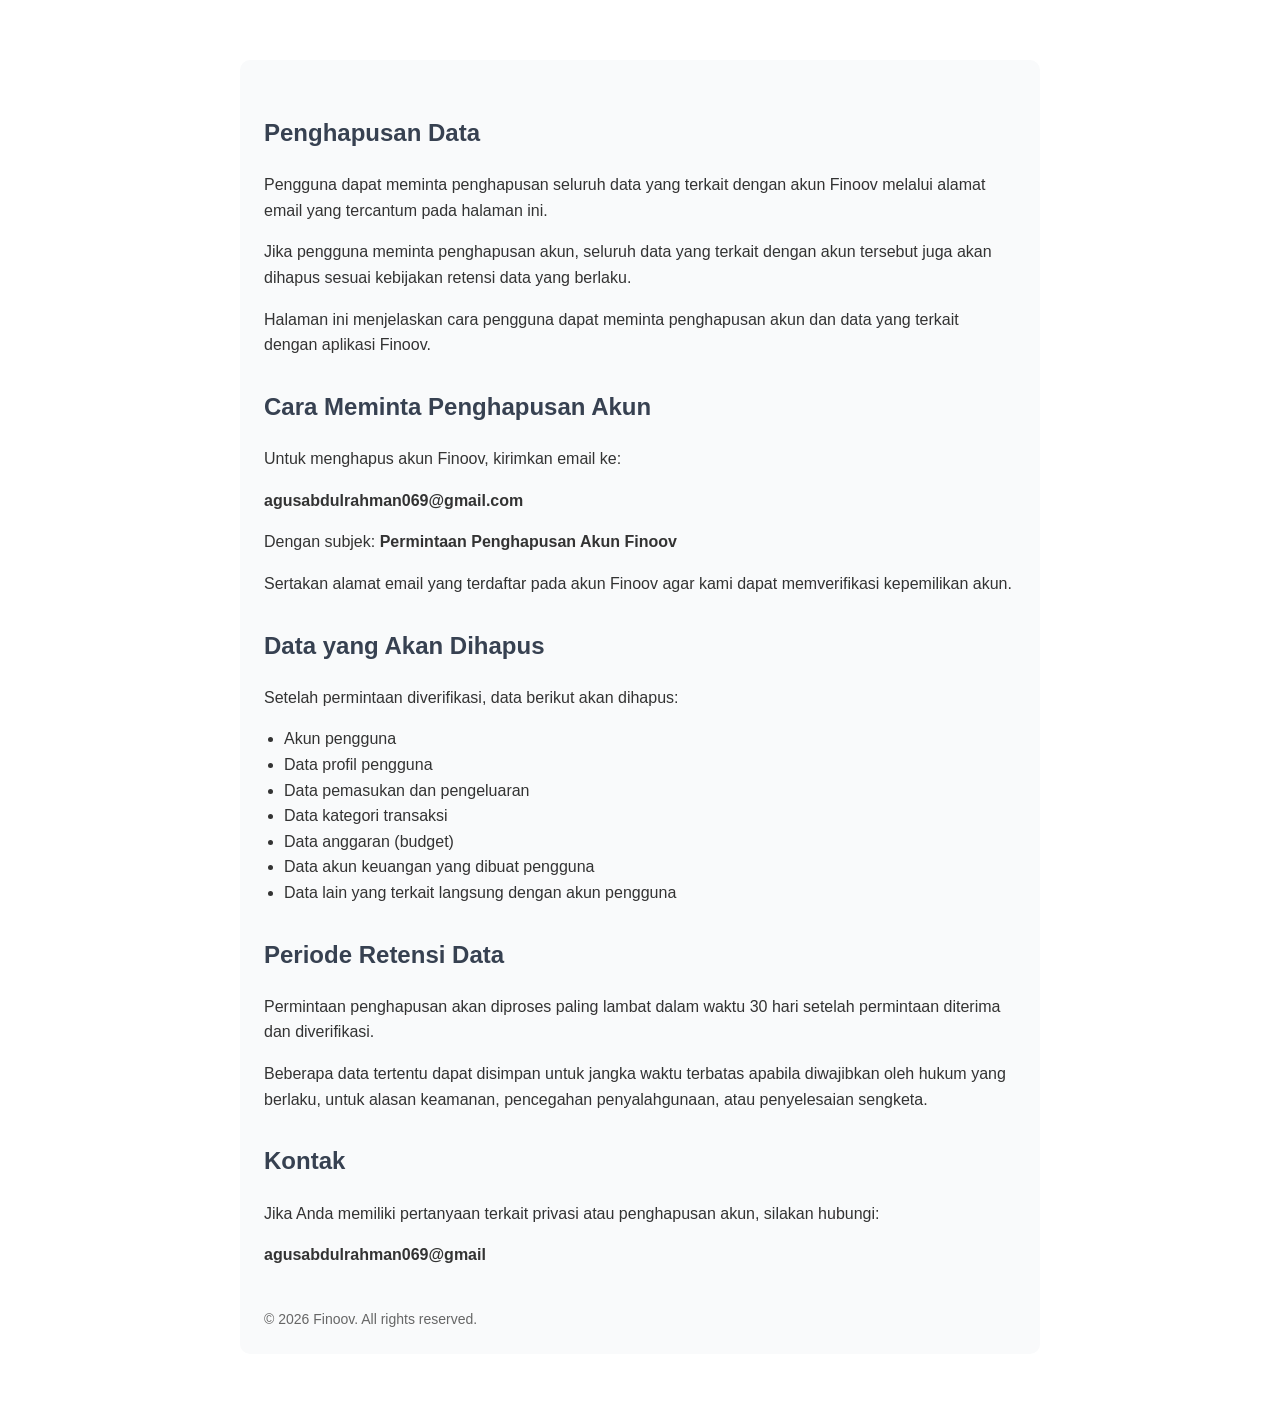
<file: finoov/delete-account.html>
<!doctype html>
<html lang="id">
  <head>
    <meta charset="UTF-8" />
    <meta name="viewport" content="width=device-width, initial-scale=1.0" />
    <title>Penghapusan Akun Finoov</title>
    <style>
      body {
        font-family: Arial, sans-serif;
        max-width: 800px;
        margin: 40px auto;
        padding: 20px;
        line-height: 1.6;
        color: #333;
      }

      h1 {
        color: #1f2937;
      }

      h2 {
        margin-top: 30px;
        color: #374151;
      }

      .container {
        background: #f9fafb;
        padding: 24px;
        border-radius: 10px;
      }

      ul {
        padding-left: 20px;
      }

      .email {
        font-weight: bold;
      }

      .footer {
        margin-top: 40px;
        font-size: 14px;
        color: #666;
      }
    </style>
  </head>
  <body>
    <div class="container">
      <!-- <h1>Penghapusan Akun Finoov</h1> -->
      <h2>Penghapusan Data</h2>

      <p>Pengguna dapat meminta penghapusan seluruh data yang terkait dengan akun Finoov melalui alamat email yang tercantum pada halaman ini.</p>

      <p>Jika pengguna meminta penghapusan akun, seluruh data yang terkait dengan akun tersebut juga akan dihapus sesuai kebijakan retensi data yang berlaku.</p>

      <p>Halaman ini menjelaskan cara pengguna dapat meminta penghapusan akun dan data yang terkait dengan aplikasi Finoov.</p>

      <h2>Cara Meminta Penghapusan Akun</h2>

      <p>Untuk menghapus akun Finoov, kirimkan email ke:</p>

      <p class="email">agusabdulrahman069@gmail.com</p>

      <p>
        Dengan subjek:
        <strong>Permintaan Penghapusan Akun Finoov</strong>
      </p>

      <p>Sertakan alamat email yang terdaftar pada akun Finoov agar kami dapat memverifikasi kepemilikan akun.</p>

      <h2>Data yang Akan Dihapus</h2>

      <p>Setelah permintaan diverifikasi, data berikut akan dihapus:</p>

      <ul>
        <li>Akun pengguna</li>
        <li>Data profil pengguna</li>
        <li>Data pemasukan dan pengeluaran</li>
        <li>Data kategori transaksi</li>
        <li>Data anggaran (budget)</li>
        <li>Data akun keuangan yang dibuat pengguna</li>
        <li>Data lain yang terkait langsung dengan akun pengguna</li>
      </ul>

      <h2>Periode Retensi Data</h2>

      <p>Permintaan penghapusan akan diproses paling lambat dalam waktu 30 hari setelah permintaan diterima dan diverifikasi.</p>

      <p>Beberapa data tertentu dapat disimpan untuk jangka waktu terbatas apabila diwajibkan oleh hukum yang berlaku, untuk alasan keamanan, pencegahan penyalahgunaan, atau penyelesaian sengketa.</p>

      <h2>Kontak</h2>

      <p>Jika Anda memiliki pertanyaan terkait privasi atau penghapusan akun, silakan hubungi:</p>

      <p class="email">agusabdulrahman069@gmail</p>

      <div class="footer">© 2026 Finoov. All rights reserved.</div>
    </div>
  </body>
</html>
</file>
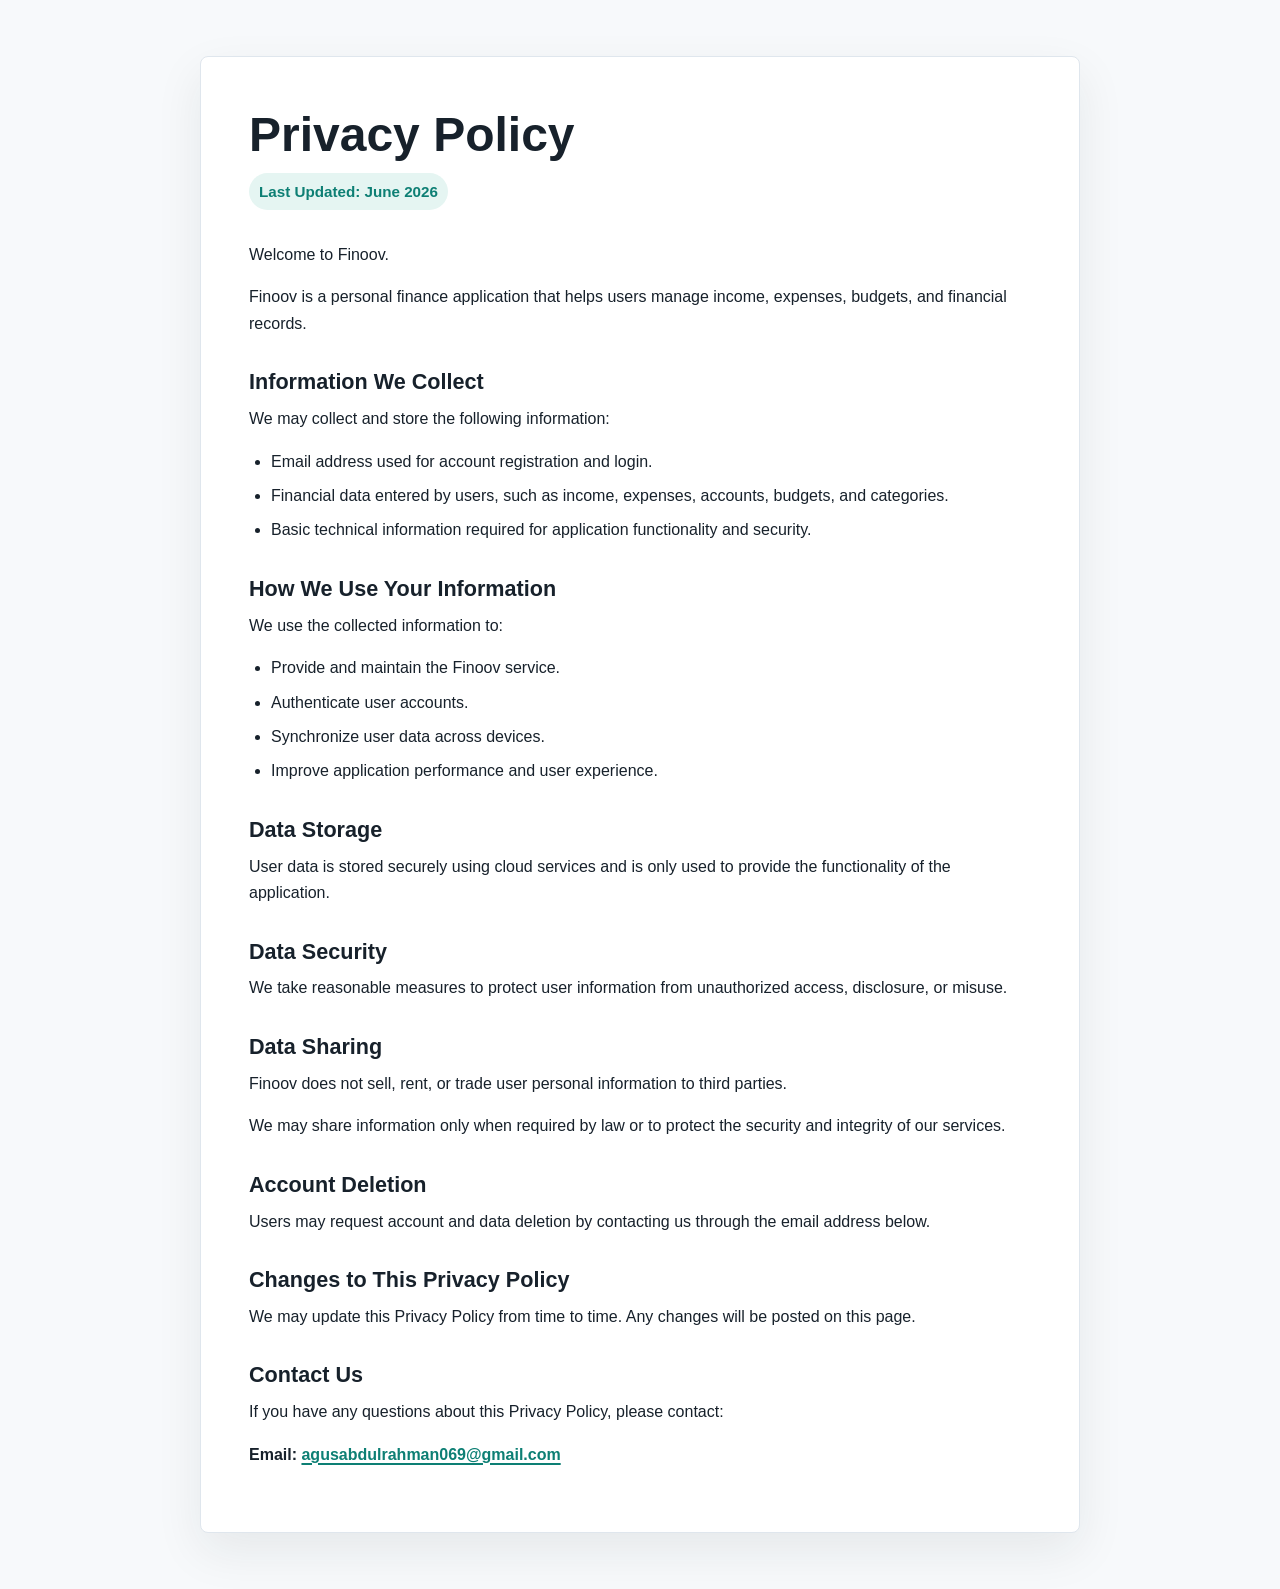
<file: finoov/privacy.html>
<!doctype html>
<html lang="en">
  <head>
    <meta charset="UTF-8" />
    <meta name="viewport" content="width=device-width, initial-scale=1.0" />
    <meta name="description" content="Privacy Policy for Finoov, a personal finance application." />
    <title>Privacy Policy | Finoov</title>
    <style>
      :root {
        color-scheme: light;
        --background: #f7f9fb;
        --surface: #ffffff;
        --text: #17212b;
        --muted: #5e6b78;
        --border: #dfe6ed;
        --accent: #0d7f74;
        --accent-soft: #e5f5f2;
      }

      * {
        box-sizing: border-box;
      }

      body {
        margin: 0;
        background: var(--background);
        color: var(--text);
        font-family: Arial, Helvetica, sans-serif;
        line-height: 1.65;
      }

      main {
        width: min(880px, calc(100% - 32px));
        margin: 0 auto;
        padding: 56px 0;
      }

      article {
        background: var(--surface);
        border: 1px solid var(--border);
        border-radius: 8px;
        padding: clamp(24px, 5vw, 48px);
        box-shadow: 0 18px 48px rgba(23, 33, 43, 0.08);
      }

      h1,
      h2 {
        line-height: 1.25;
        margin: 0;
        color: var(--text);
      }

      h1 {
        font-size: clamp(2rem, 5vw, 3rem);
        margin-bottom: 8px;
      }

      h2 {
        font-size: 1.35rem;
        margin-top: 32px;
        margin-bottom: 10px;
      }

      p {
        margin: 0 0 16px;
      }

      ul {
        margin: 0 0 16px;
        padding-left: 22px;
      }

      li + li {
        margin-top: 8px;
      }

      .last-updated {
        display: inline-flex;
        align-items: center;
        margin: 0 0 32px;
        padding: 6px 10px;
        border-radius: 999px;
        background: var(--accent-soft);
        color: var(--accent);
        font-size: 0.95rem;
        font-weight: 700;
      }

      a {
        color: var(--accent);
        font-weight: 700;
        text-decoration-thickness: 2px;
        text-underline-offset: 3px;
      }

      @media (max-width: 560px) {
        main {
          width: min(100% - 20px, 880px);
          padding: 20px 0;
        }

        article {
          padding: 22px;
        }
      }
    </style>
  </head>
  <body>
    <main>
      <article>
        <h1>Privacy Policy</h1>
        <p class="last-updated">Last Updated: June 2026</p>

        <p>Welcome to Finoov.</p>

        <p>Finoov is a personal finance application that helps users manage income, expenses, budgets, and financial records.</p>

        <h2>Information We Collect</h2>
        <p>We may collect and store the following information:</p>
        <ul>
          <li>Email address used for account registration and login.</li>
          <li>Financial data entered by users, such as income, expenses, accounts, budgets, and categories.</li>
          <li>Basic technical information required for application functionality and security.</li>
        </ul>

        <h2>How We Use Your Information</h2>
        <p>We use the collected information to:</p>
        <ul>
          <li>Provide and maintain the Finoov service.</li>
          <li>Authenticate user accounts.</li>
          <li>Synchronize user data across devices.</li>
          <li>Improve application performance and user experience.</li>
        </ul>

        <h2>Data Storage</h2>
        <p>User data is stored securely using cloud services and is only used to provide the functionality of the application.</p>

        <h2>Data Security</h2>
        <p>We take reasonable measures to protect user information from unauthorized access, disclosure, or misuse.</p>

        <h2>Data Sharing</h2>
        <p>Finoov does not sell, rent, or trade user personal information to third parties.</p>
        <p>We may share information only when required by law or to protect the security and integrity of our services.</p>

        <h2>Account Deletion</h2>
        <p>Users may request account and data deletion by contacting us through the email address below.</p>

        <h2>Changes to This Privacy Policy</h2>
        <p>We may update this Privacy Policy from time to time. Any changes will be posted on this page.</p>

        <h2>Contact Us</h2>
        <p>If you have any questions about this Privacy Policy, please contact:</p>
        <p><strong>Email:</strong> <a href="mailto:agusabdulrahman069@gmail.com">agusabdulrahman069@gmail.com</a></p>
      </article>
    </main>
  </body>
</html>
</file>
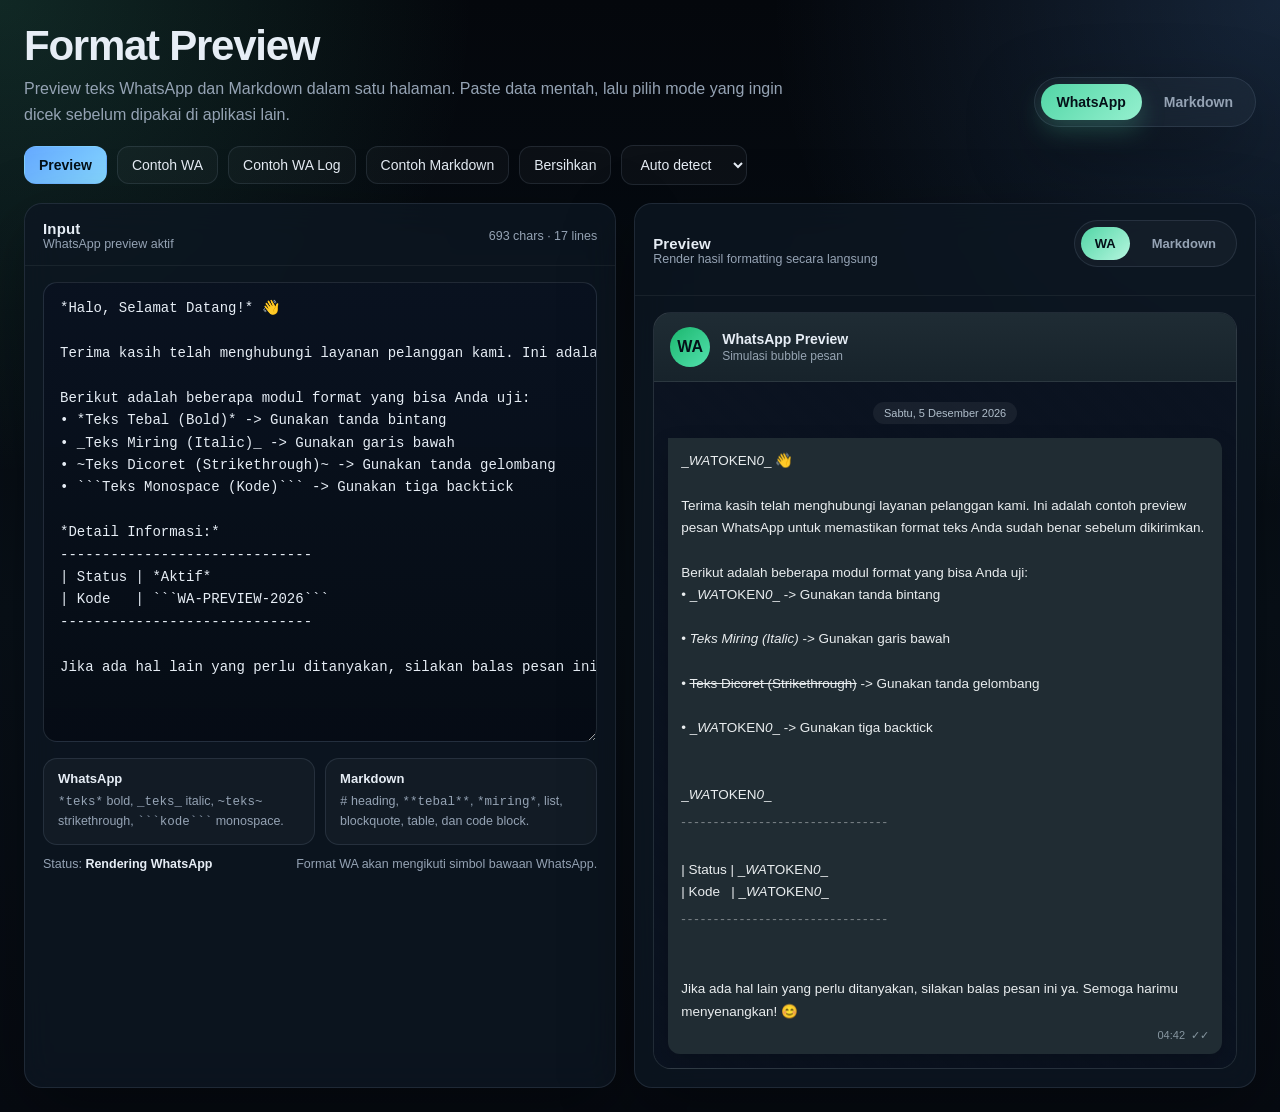
<file: format_preview/preview.html>
<!DOCTYPE html>
<html lang="id">
<head>
  <meta charset="UTF-8">
  <meta name="viewport" content="width=device-width, initial-scale=1.0">
  <title>Format Preview - WhatsApp & Markdown</title>
  <style>
    :root {
      --bg: #081018;
      --bg-2: #0d1722;
      --panel: rgba(13, 23, 34, 0.82);
      --panel-border: rgba(154, 177, 201, 0.14);
      --text: #e6edf5;
      --muted: #95a3b4;
      --accent: #52d6a6;
      --accent-2: #65a9ff;
      --danger: #ff6b7a;
      --warning: #ffcc66;
      --code-bg: #0a111a;
      --editor-bg: #0a1220;
      --shadow: 0 24px 70px rgba(0, 0, 0, 0.34);
      --radius: 18px;
    }

    * {
      box-sizing: border-box;
    }

    html, body {
      margin: 0;
      min-height: 100%;
    }

    body {
      font-family: "Segoe UI", Arial, sans-serif;
      color: var(--text);
      background:
        radial-gradient(circle at top left, rgba(82, 214, 166, 0.16), transparent 28%),
        radial-gradient(circle at top right, rgba(101, 169, 255, 0.18), transparent 30%),
        linear-gradient(180deg, #04070c 0%, #081018 55%, #060a11 100%);
      padding: 24px;
    }

    .page {
      max-width: 1320px;
      margin: 0 auto;
    }

    .hero {
      display: flex;
      justify-content: space-between;
      align-items: flex-end;
      gap: 20px;
      margin-bottom: 18px;
      flex-wrap: wrap;
    }

    .hero h1 {
      margin: 0 0 8px;
      font-size: clamp(28px, 4vw, 42px);
      line-height: 1.05;
      letter-spacing: -0.03em;
    }

    .hero p {
      margin: 0;
      color: var(--muted);
      max-width: 760px;
      line-height: 1.6;
    }

    .mode-pill {
      display: inline-flex;
      padding: 6px;
      gap: 6px;
      border: 1px solid var(--panel-border);
      border-radius: 999px;
      background: rgba(255, 255, 255, 0.03);
      backdrop-filter: blur(12px);
      box-shadow: var(--shadow);
    }

    .mode-pill button {
      border: 0;
      background: transparent;
      color: var(--muted);
      padding: 10px 16px;
      border-radius: 999px;
      cursor: pointer;
      font-size: 14px;
      font-weight: 600;
    }

    .mode-pill button.active {
      color: #051018;
      background: linear-gradient(135deg, var(--accent), #95f0cf);
      box-shadow: 0 10px 24px rgba(82, 214, 166, 0.25);
    }

    .toolbar {
      display: flex;
      flex-wrap: wrap;
      gap: 10px;
      margin: 18px 0;
      align-items: center;
    }

    .toolbar button,
    .toolbar select {
      border: 1px solid var(--panel-border);
      background: rgba(255, 255, 255, 0.03);
      color: var(--text);
      border-radius: 12px;
      padding: 10px 14px;
      font-size: 14px;
      cursor: pointer;
      transition: transform 0.15s ease, border-color 0.15s ease, background 0.15s ease;
    }

    .toolbar button:hover,
    .toolbar select:hover {
      transform: translateY(-1px);
      border-color: rgba(101, 169, 255, 0.45);
      background: rgba(255, 255, 255, 0.06);
    }

    .toolbar .primary {
      background: linear-gradient(135deg, var(--accent-2), #84d6ff);
      color: #041018;
      font-weight: 700;
      border-color: transparent;
    }

    .grid {
      display: grid;
      grid-template-columns: minmax(320px, 1fr) minmax(320px, 1.05fr);
      gap: 18px;
      align-items: stretch;
    }

    .panel {
      background: var(--panel);
      backdrop-filter: blur(16px);
      border: 1px solid var(--panel-border);
      border-radius: var(--radius);
      box-shadow: var(--shadow);
      overflow: hidden;
    }

    .panel-head {
      display: flex;
      justify-content: space-between;
      align-items: center;
      gap: 12px;
      padding: 16px 18px 14px;
      border-bottom: 1px solid rgba(255, 255, 255, 0.06);
    }

    .panel-head h2 {
      margin: 0;
      font-size: 15px;
      letter-spacing: 0.01em;
    }

    .panel-head .meta {
      color: var(--muted);
      font-size: 12.5px;
    }

    .panel-body {
      padding: 16px 18px 18px;
    }

    .editor {
      width: 100%;
      min-height: 460px;
      resize: vertical;
      border: 1px solid rgba(154, 177, 201, 0.18);
      border-radius: 14px;
      outline: none;
      background: linear-gradient(180deg, rgba(10, 18, 32, 0.92), rgba(6, 12, 21, 0.95));
      color: var(--text);
      padding: 14px 16px;
      line-height: 1.6;
      font-size: 14px;
      font-family: Consolas, "Courier New", monospace;
      white-space: pre;
    }

    .editor:focus {
      border-color: rgba(101, 169, 255, 0.55);
      box-shadow: 0 0 0 3px rgba(101, 169, 255, 0.12);
    }

    .helper {
      margin-top: 12px;
      display: grid;
      grid-template-columns: repeat(2, minmax(0, 1fr));
      gap: 10px;
    }

    .helper-card {
      border: 1px solid rgba(154, 177, 201, 0.14);
      border-radius: 14px;
      padding: 12px 14px;
      background: rgba(255, 255, 255, 0.03);
    }

    .helper-card strong {
      display: block;
      margin-bottom: 6px;
      font-size: 13px;
    }

    .helper-card span {
      display: block;
      color: var(--muted);
      font-size: 12.5px;
      line-height: 1.5;
    }

    .preview-wrap {
      padding: 16px 18px 18px;
    }

    .preview-tabs {
      display: inline-flex;
      gap: 8px;
      padding: 6px;
      border-radius: 999px;
      background: rgba(255, 255, 255, 0.03);
      border: 1px solid rgba(154, 177, 201, 0.14);
      margin-bottom: 14px;
    }

    .preview-tabs button {
      border: 0;
      border-radius: 999px;
      background: transparent;
      color: var(--muted);
      padding: 9px 14px;
      font-size: 13px;
      font-weight: 600;
      cursor: pointer;
    }

    .preview-tabs button.active {
      color: #041018;
      background: linear-gradient(135deg, var(--accent), #b6f6df);
    }

    .preview {
      border-radius: 18px;
      border: 1px solid rgba(154, 177, 201, 0.16);
      overflow: hidden;
      min-height: 460px;
      background:
        radial-gradient(circle at top left, rgba(255, 255, 255, 0.06), transparent 22%),
        linear-gradient(180deg, #0f1720 0%, #09111a 100%);
    }

    .preview-panel {
      display: none;
      min-height: 460px;
    }

    .preview-panel.active {
      display: block;
    }

    .wa-shell {
      display: flex;
      flex-direction: column;
      min-height: 460px;
    }

    .wa-header {
      padding: 14px 16px;
      background: linear-gradient(180deg, #1f2c34, #17232b);
      border-bottom: 1px solid rgba(255, 255, 255, 0.06);
      display: flex;
      gap: 12px;
      align-items: center;
    }

    .avatar {
      width: 40px;
      height: 40px;
      border-radius: 50%;
      background: linear-gradient(135deg, #1bb76e, #53e0ad);
      color: #041018;
      display: grid;
      place-items: center;
      font-weight: 800;
      flex-shrink: 0;
    }

    .wa-title {
      font-size: 14px;
      font-weight: 700;
      margin-bottom: 2px;
    }

    .wa-sub {
      font-size: 12px;
      color: #96a4b2;
    }

    .wa-body {
      flex: 1;
      padding: 14px;
      background:
        linear-gradient(rgba(10, 18, 32, 0.92), rgba(10, 18, 32, 0.92)),
        repeating-linear-gradient(45deg, rgba(255,255,255,0.02) 0 10px, transparent 10px 20px);
    }

    .wa-date {
      text-align: center;
      margin: 6px 0 14px;
    }

    .wa-date span {
      display: inline-block;
      padding: 5px 11px;
      border-radius: 999px;
      background: rgba(255, 255, 255, 0.06);
      color: #b0becb;
      font-size: 11px;
    }

    .bubble {
      max-width: 100%;
      width: fit-content;
      background: #202c33;
      border-radius: 0 12px 12px 12px;
      padding: 12px 13px;
      box-shadow: 0 10px 24px rgba(0, 0, 0, 0.16);
      color: #e9edef;
    }

    .bubble-content {
      font-size: 13.5px;
      line-height: 1.65;
      white-space: pre-wrap;
      word-break: break-word;
    }

    .bubble-content strong,
    .bubble-content em,
    .bubble-content del,
    .bubble-content code {
      color: inherit;
    }

    .bubble-content code {
      padding: 0 4px;
      border-radius: 6px;
      background: rgba(255, 255, 255, 0.08);
      font-family: Consolas, "Courier New", monospace;
      font-size: 12.5px;
    }

    .bubble-content pre {
      margin: 10px 0;
      padding: 10px 12px;
      background: rgba(0, 0, 0, 0.22);
      border-radius: 12px;
      overflow-x: auto;
      white-space: pre-wrap;
    }

    .bubble-meta {
      display: flex;
      justify-content: flex-end;
      gap: 6px;
      margin-top: 6px;
      font-size: 11px;
      color: #8696a0;
    }

    .mark-shell {
      padding: 18px;
      color: #dfe7f1;
    }

    .md-surface {
      background: rgba(8, 14, 22, 0.75);
      border: 1px solid rgba(154, 177, 201, 0.12);
      border-radius: 18px;
      padding: 20px;
      min-height: 424px;
      line-height: 1.7;
      overflow: auto;
    }

    .md-surface h1,
    .md-surface h2,
    .md-surface h3,
    .md-surface h4 {
      line-height: 1.2;
      margin: 0 0 12px;
      letter-spacing: -0.02em;
    }

    .md-surface h1 { font-size: 30px; }
    .md-surface h2 { font-size: 24px; }
    .md-surface h3 { font-size: 20px; }
    .md-surface h4 { font-size: 17px; }

    .md-surface p {
      margin: 0 0 14px;
      color: #d7e0eb;
    }

    .md-surface ul,
    .md-surface ol {
      margin: 0 0 14px 22px;
      padding: 0;
    }

    .md-surface li {
      margin: 5px 0;
    }

    .md-surface blockquote {
      margin: 0 0 14px;
      padding: 10px 14px;
      border-left: 4px solid var(--accent-2);
      background: rgba(101, 169, 255, 0.08);
      color: #dce7f5;
      border-radius: 10px;
    }

    .md-surface code {
      font-family: Consolas, "Courier New", monospace;
      background: rgba(255, 255, 255, 0.08);
      border-radius: 6px;
      padding: 0 5px;
      font-size: 0.95em;
    }

    .md-surface pre {
      margin: 0 0 14px;
      padding: 14px;
      overflow: auto;
      background: #0a111a;
      border-radius: 14px;
      border: 1px solid rgba(154, 177, 201, 0.14);
    }

    .md-surface pre code {
      background: transparent;
      padding: 0;
      border-radius: 0;
      display: block;
      white-space: pre;
    }

    .md-surface table {
      width: 100%;
      border-collapse: collapse;
      margin: 0 0 14px;
      overflow: hidden;
      border-radius: 14px;
    }

    .md-surface th,
    .md-surface td {
      border: 1px solid rgba(154, 177, 201, 0.14);
      padding: 10px 12px;
      text-align: left;
      vertical-align: top;
    }

    .md-surface th {
      background: rgba(255, 255, 255, 0.05);
    }

    .status-line {
      margin-top: 12px;
      display: flex;
      justify-content: space-between;
      gap: 12px;
      color: var(--muted);
      font-size: 12.5px;
      flex-wrap: wrap;
    }

    .status-line strong {
      color: var(--text);
    }

    .hidden {
      display: none !important;
    }

    @media (max-width: 980px) {
      body { padding: 16px; }
      .grid { grid-template-columns: 1fr; }
      .editor,
      .preview,
      .preview-panel,
      .wa-shell,
      .md-surface {
        min-height: 380px;
      }
    }

    @media (max-width: 640px) {
      .hero {
        align-items: flex-start;
      }
      .helper {
        grid-template-columns: 1fr;
      }
      .panel-head,
      .toolbar,
      .status-line {
        align-items: flex-start;
      }
      .mode-pill,
      .preview-tabs {
        width: 100%;
        justify-content: space-between;
      }
      .mode-pill button,
      .preview-tabs button {
        flex: 1;
      }
    }
  </style>
</head>
<body>
  <div class="page">
    <div class="hero">
      <div>
        <h1>Format Preview</h1>
        <p>Preview teks WhatsApp dan Markdown dalam satu halaman. Paste data mentah, lalu pilih mode yang ingin dicek sebelum dipakai di aplikasi lain.</p>
      </div>
      <div class="mode-pill" role="tablist" aria-label="Mode input">
        <button id="mode-wa" class="active" type="button" data-mode="wa">WhatsApp</button>
        <button id="mode-md" type="button" data-mode="markdown">Markdown</button>
      </div>
    </div>

    <div class="toolbar">
      <button class="primary" id="btn-render" type="button">Preview</button>
      <button type="button" id="btn-sample-wa">Contoh WA</button>
      <button type="button" id="btn-sample-wa-long">Contoh WA Log</button>
      <button type="button" id="btn-sample-md">Contoh Markdown</button>
      <button type="button" id="btn-clear">Bersihkan</button>
      <select id="input-format" aria-label="Format input">
        <option value="auto">Auto detect</option>
        <option value="raw">Raw text</option>
        <option value="json">JSON string</option>
      </select>
    </div>

    <div class="grid">
      <section class="panel">
        <div class="panel-head">
          <div>
            <h2>Input</h2>
            <div class="meta" id="input-meta">WhatsApp preview aktif</div>
          </div>
          <div class="meta"><span id="char-count">0</span> chars · <span id="line-count">0</span> lines</div>
        </div>
        <div class="panel-body">
          <textarea id="source" class="editor" spellcheck="false" placeholder="Paste teks di sini..."></textarea>
          <div class="helper">
            <div class="helper-card">
              <strong>WhatsApp</strong>
              <span><code>*teks*</code> bold, <code>_teks_</code> italic, <code>~teks~</code> strikethrough, <code>```kode```</code> monospace.</span>
            </div>
            <div class="helper-card">
              <strong>Markdown</strong>
              <span><code>#</code> heading, <code>**tebal**</code>, <code>*miring*</code>, list, blockquote, table, dan code block.</span>
            </div>
          </div>
          <div class="status-line">
            <span>Status: <strong id="status-text">Siap</strong></span>
            <span id="status-note">Preview akan mengikuti mode yang dipilih.</span>
          </div>
        </div>
      </section>

      <section class="panel">
        <div class="panel-head">
          <div>
            <h2>Preview</h2>
            <div class="meta">Render hasil formatting secara langsung</div>
          </div>
          <div class="preview-tabs" role="tablist" aria-label="Preview mode">
            <button id="tab-wa" class="active" type="button">WA</button>
            <button id="tab-md" type="button">Markdown</button>
          </div>
        </div>
        <div class="preview-wrap">
          <div class="preview">
            <div id="preview-wa" class="preview-panel active">
              <div class="wa-shell">
                <div class="wa-header">
                  <div class="avatar">WA</div>
                  <div>
                    <div class="wa-title">WhatsApp Preview</div>
                    <div class="wa-sub">Simulasi bubble pesan</div>
                  </div>
                </div>
                <div class="wa-body">
                  <div class="wa-date"><span id="wa-date">Hari ini</span></div>
                  <div id="wa-output"></div>
                </div>
              </div>
            </div>

            <div id="preview-md" class="preview-panel">
              <div class="mark-shell">
                <div class="md-surface" id="md-output"></div>
              </div>
            </div>
          </div>
        </div>
      </section>
    </div>
  </div>

  <script>
    const SAMPLE_WA = `*Halo, Selamat Datang!* 👋

Terima kasih telah menghubungi layanan pelanggan kami. Ini adalah contoh preview pesan WhatsApp untuk memastikan format teks Anda sudah benar sebelum dikirimkan.

Berikut adalah beberapa modul format yang bisa Anda uji:
• *Teks Tebal (Bold)* -> Gunakan tanda bintang
• _Teks Miring (Italic)_ -> Gunakan garis bawah
• ~Teks Dicoret (Strikethrough)~ -> Gunakan tanda gelombang
• \`\`\`Teks Monospace (Kode)\`\`\` -> Gunakan tiga backtick

*Detail Informasi:*
------------------------------
| Status | *Aktif*
| Kode   | \`\`\`WA-PREVIEW-2026\`\`\`
------------------------------

Jika ada hal lain yang perlu ditanyakan, silakan balas pesan ini ya. Semoga harimu menyenangkan! 😊`;

    const SAMPLE_WA_LONG = `"Shift Pagi (Operator A, 07:00-15:00): 120 sensor, 104 online, 16 offline. 2 anomali kritis:\\n1. Power Factor Waterpool turun (efisiensi listrik menurun).\\n2. TSS area RWT WWTP tinggi (pompa transfer solid kemungkinan bermasalah).\\nAction: Cek panel listrik & kabel Waterpool, bersihkan & cek pompa transfer solid WWTP, kalibrasi sensor terkait.\\nCatatan: Pantau sensor offline & TSS RWT, laporkan update inspeksi ke supervisor."`;

    const SAMPLE_MD = `### Ringkasan Hasil Analisis
Ringkasan temuan utama menunjukkan Bakteri Gram positif berbentuk kokus dan basil, berwarna ungu pekat, menunjukkan dominasi mikroorganisme dengan dinding sel tebal. Area coverage terestimasi 60-80%. Jenis flok teridentifikasi sebagai *Filamentous Bulking*. Indikasi kondisi: Dominasi Gram positif dengan flok yang cukup padat mengindikasikan kondisi aktif dan kemungkinan bulking filamentous.

### Tipe Mikroorganisme Dominan
Bakteri Gram positif berbentuk kokus dan basil, berwarna ungu pekat, menunjukkan dominasi mikroorganisme dengan dinding sel tebal

### Indikasi Kondisi
Dominasi Gram positif dengan flok yang cukup padat mengindikasikan kondisi aktif dan kemungkinan bulking filamentous

### Dampak Potensial
- Potensi gangguan proses pengolahan air akibat flok filamentous
- Penurunan efisiensi sedimentasi karena flok besar
- Risiko peningkatan viskositas lumpur

### Rekomendasi Tindakan
- Monitoring rutin untuk mencegah bulking berlebih
- Penyesuaian parameter aerasi dan pH untuk kontrol mikroba
- Pengaturan dosis kimia untuk mengurangi flok filamentous`;

    const sourceEl = document.getElementById('source');
    const inputMetaEl = document.getElementById('input-meta');
    const charCountEl = document.getElementById('char-count');
    const lineCountEl = document.getElementById('line-count');
    const statusTextEl = document.getElementById('status-text');
    const statusNoteEl = document.getElementById('status-note');
    const inputFormatEl = document.getElementById('input-format');

    const modeWaBtn = document.getElementById('mode-wa');
    const modeMdBtn = document.getElementById('mode-md');
    const tabWaBtn = document.getElementById('tab-wa');
    const tabMdBtn = document.getElementById('tab-md');

    const previewWa = document.getElementById('preview-wa');
    const previewMd = document.getElementById('preview-md');
    const waOutput = document.getElementById('wa-output');
    const mdOutput = document.getElementById('md-output');
    const waDate = document.getElementById('wa-date');

    const now = new Date();
    waDate.textContent = now.toLocaleDateString('id-ID', {
      weekday: 'long',
      day: 'numeric',
      month: 'long',
      year: 'numeric'
    });

    let activeMode = 'wa';

    function setMode(mode) {
      activeMode = mode;
      modeWaBtn.classList.toggle('active', mode === 'wa');
      modeMdBtn.classList.toggle('active', mode === 'markdown');
      tabWaBtn.classList.toggle('active', mode === 'wa');
      tabMdBtn.classList.toggle('active', mode === 'markdown');
      previewWa.classList.toggle('active', mode === 'wa');
      previewMd.classList.toggle('active', mode === 'markdown');
      inputMetaEl.textContent = mode === 'wa' ? 'WhatsApp preview aktif' : 'Markdown preview aktif';
      statusTextEl.textContent = mode === 'wa' ? 'Mode WhatsApp' : 'Mode Markdown';
      render();
    }

    function escapeHtml(value) {
      return value
        .replace(/&/g, '&amp;')
        .replace(/</g, '&lt;')
        .replace(/>/g, '&gt;')
        .replace(/"/g, '&quot;')
        .replace(/'/g, '&#39;');
    }

    function normalizeRawInput(raw) {
      const text = raw.replace(/\r\n/g, '\n').trim();
      if (!text) return '';

      const format = inputFormatEl.value;
      if (format === 'raw') return text;

      const looksLikeJson =
        format === 'json' ||
        ((text.startsWith('"') && text.endsWith('"')) || (text.startsWith("'") && text.endsWith("'")));

      if (looksLikeJson) {
        try {
          return JSON.parse(text.replace(/^'|'$/g, '"'));
        } catch (err) {
          return text;
        }
      }

      if (format === 'auto') {
        if (text.includes('\\n') || text.includes('\\t') || text.includes('\\"')) {
          try {
            return JSON.parse(`"${text.replace(/\\/g, '\\\\').replace(/"/g, '\\"')}"`);
          } catch (err) {
            return text.replace(/\\n/g, '\n').replace(/\\t/g, '\t');
          }
        }
      }

      return text;
    }

    function updateStats(text) {
      charCountEl.textContent = text.length;
      lineCountEl.textContent = text ? text.split('\n').length : 0;
    }

    function applyInlineFormatting(text, mode) {
      const tokenMap = [];
      const tokenPrefix = mode === 'markdown' ? '__MD_TOKEN_' : '__WA_TOKEN_';
      let working = text;

      function stash(html) {
        const token = `${tokenPrefix}${tokenMap.length}__`;
        tokenMap.push(html);
        return token;
      }

      if (mode === 'markdown') {
        working = working
          .replace(/`([^`\n]+)`/g, (_, code) => stash(`<code>${escapeHtml(code)}</code>`))
          .replace(/\*\*([^*\n]+)\*\*/g, (_, bold) => stash(`<strong>${escapeHtml(bold)}</strong>`))
          .replace(/_([^_\n]+)_/g, (_, em) => stash(`<em>${escapeHtml(em)}</em>`))
          .replace(/\*([^*\n]+)\*/g, (_, em) => stash(`<em>${escapeHtml(em)}</em>`))
          .replace(/~([^~\n]+)~/g, (_, del) => stash(`<del>${escapeHtml(del)}</del>`));
      } else {
        working = working
          .replace(/```([\s\S]*?)```/g, (_, code) => stash(`<code>${escapeHtml(code.trim())}</code>`))
          .replace(/\*([^*\n]+)\*/g, (_, bold) => stash(`<strong>${escapeHtml(bold)}</strong>`))
          .replace(/_([^_\n]+)_/g, (_, em) => stash(`<em>${escapeHtml(em)}</em>`))
          .replace(/~([^~\n]+)~/g, (_, del) => stash(`<del>${escapeHtml(del)}</del>`));
      }

      working = escapeHtml(working);
      tokenMap.forEach((html, index) => {
        working = working.replaceAll(`${tokenPrefix}${index}__`, html);
      });

      return working;
    }

    function renderWhatsApp(text) {
      if (!text) {
        waOutput.innerHTML = '<div class="bubble"><div class="bubble-content">Tidak ada pesan untuk dipreview.</div></div>';
        return;
      }

      const parts = text.split('\n');
      const content = parts.map((line) => {
        const trimmed = line.trim();
        if (/^-{5,}$/.test(trimmed)) {
          return '<div style="opacity:.45;letter-spacing:2px;margin:4px 0">--------------------------------</div>';
        }
        if (/^•\s/.test(trimmed) || /^-\s/.test(trimmed) || /^\d+\.\s/.test(trimmed)) {
          return `<div>${applyInlineFormatting(line, 'wa')}</div>`;
        }
        return applyInlineFormatting(line, 'wa');
      }).join('\n');

      waOutput.innerHTML = `
        <div class="bubble">
          <div class="bubble-content">${content}</div>
          <div class="bubble-meta">
            <span>${now.getHours().toString().padStart(2, '0')}:${now.getMinutes().toString().padStart(2, '0')}</span>
            <span>✓✓</span>
          </div>
        </div>
      `;
    }

    function parseMarkdownTables(lines, startIndex) {
      const rows = [];
      let i = startIndex;

      while (i < lines.length && /^\s*\|/.test(lines[i])) {
        const cells = lines[i]
          .trim()
          .replace(/^\|/, '')
          .replace(/\|$/, '')
          .split('|')
          .map(cell => cell.trim());
        rows.push(cells);
        i += 1;
      }

      if (rows.length < 2) {
        return { html: '', nextIndex: startIndex };
      }

      const head = rows[0];
      const body = rows.slice(1);
      const thead = `<thead><tr>${head.map(cell => `<th>${applyInlineFormatting(cell, 'markdown')}</th>`).join('')}</tr></thead>`;
      const tbody = `<tbody>${body.map(row => `<tr>${row.map(cell => `<td>${applyInlineFormatting(cell, 'markdown')}</td>`).join('')}</tr>`).join('')}</tbody>`;
      return { html: `<table>${thead}${tbody}</table>`, nextIndex: i };
    }

    function renderMarkdown(text) {
      if (!text) {
        mdOutput.innerHTML = '<p style="color:#95a3b4;margin:0">Tidak ada konten markdown untuk dipreview.</p>';
        return;
      }

      const lines = text.split('\n');
      const blocks = [];
      let i = 0;

      while (i < lines.length) {
        const line = lines[i];
        const trimmed = line.trim();

        if (!trimmed) {
          i += 1;
          continue;
        }

        if (trimmed.startsWith('```')) {
          const codeLines = [];
          i += 1;
          while (i < lines.length && !lines[i].trim().startsWith('```')) {
            codeLines.push(lines[i]);
            i += 1;
          }
          i += 1;
          blocks.push(`<pre><code>${escapeHtml(codeLines.join('\n'))}</code></pre>`);
          continue;
        }

        if (/^#{1,6}\s+/.test(trimmed)) {
          const level = trimmed.match(/^#{1,6}/)[0].length;
          const content = trimmed.replace(/^#{1,6}\s+/, '');
          blocks.push(`<h${level}>${applyInlineFormatting(content, 'markdown')}</h${level}>`);
          i += 1;
          continue;
        }

        if (/^>\s?/.test(trimmed)) {
          const quoteLines = [];
          while (i < lines.length && /^>\s?/.test(lines[i].trim())) {
            quoteLines.push(lines[i].trim().replace(/^>\s?/, ''));
            i += 1;
          }
          blocks.push(`<blockquote>${quoteLines.map(v => applyInlineFormatting(v, 'markdown')).join('<br>')}</blockquote>`);
          continue;
        }

        if (/^(\s*[-*+]\s+|\s*•\s+)/.test(trimmed)) {
          const items = [];
          const listType = /^(\s*\d+\.\s+)/.test(trimmed) ? 'ol' : 'ul';
          while (i < lines.length && /^(\s*[-*+]\s+|\s*•\s+|\s*\d+\.\s+)/.test(lines[i].trim())) {
            const itemText = lines[i].trim().replace(/^(\d+\.\s+|[-*+]\s+|•\s+)/, '');
            items.push(`<li>${applyInlineFormatting(itemText, 'markdown')}</li>`);
            i += 1;
          }
          blocks.push(`<${listType}>${items.join('')}</${listType}>`);
          continue;
        }

        if (/^\s*\|/.test(trimmed)) {
          const parsed = parseMarkdownTables(lines, i);
          if (parsed.html) {
            blocks.push(parsed.html);
            i = parsed.nextIndex;
            continue;
          }
        }

        const paragraphLines = [line];
        i += 1;
        while (i < lines.length && lines[i].trim() && !/^(#{1,6}\s+|>\s?|```|\s*[-*+]\s+|\s*•\s+|\s*\d+\.\s+|\s*\|)/.test(lines[i].trim())) {
          paragraphLines.push(lines[i]);
          i += 1;
        }
        const paragraph = paragraphLines.join(' ').replace(/\s+/g, ' ').trim();
        blocks.push(`<p>${applyInlineFormatting(paragraph, 'markdown')}</p>`);
      }

      mdOutput.innerHTML = blocks.join('');
    }

    function render() {
      const raw = sourceEl.value;
      const text = normalizeRawInput(raw);
      updateStats(text);

      if (!text) {
        statusTextEl.textContent = 'Input kosong';
        statusNoteEl.textContent = 'Paste pesan dulu, lalu klik Preview.';
        renderWhatsApp('');
        renderMarkdown('');
        return;
      }

      if (activeMode === 'wa') {
        statusTextEl.textContent = 'Rendering WhatsApp';
        statusNoteEl.textContent = 'Format WA akan mengikuti simbol bawaan WhatsApp.';
        renderWhatsApp(text);
      } else {
        statusTextEl.textContent = 'Rendering Markdown';
        statusNoteEl.textContent = 'Markdown dibaca menjadi heading, list, code, dan table.';
        renderMarkdown(text);
      }
    }

    function clearAll() {
      sourceEl.value = '';
      updateStats('');
      waOutput.innerHTML = '';
      mdOutput.innerHTML = '';
      statusTextEl.textContent = 'Siap';
      statusNoteEl.textContent = 'Preview akan mengikuti mode yang dipilih.';
    }

    function loadSampleWa() {
      sourceEl.value = SAMPLE_WA;
      setMode('wa');
      render();
    }

    function loadSampleWaLong() {
      sourceEl.value = SAMPLE_WA_LONG;
      setMode('wa');
      render();
    }

    function loadSampleMd() {
      sourceEl.value = SAMPLE_MD;
      setMode('markdown');
      render();
    }

    modeWaBtn.addEventListener('click', () => setMode('wa'));
    modeMdBtn.addEventListener('click', () => setMode('markdown'));
    tabWaBtn.addEventListener('click', () => setMode('wa'));
    tabMdBtn.addEventListener('click', () => setMode('markdown'));
    document.getElementById('btn-render').addEventListener('click', render);
    document.getElementById('btn-clear').addEventListener('click', clearAll);
    document.getElementById('btn-sample-wa').addEventListener('click', loadSampleWa);
    document.getElementById('btn-sample-wa-long').addEventListener('click', loadSampleWaLong);
    document.getElementById('btn-sample-md').addEventListener('click', loadSampleMd);

    sourceEl.addEventListener('input', () => {
      const text = normalizeRawInput(sourceEl.value);
      updateStats(text);
    });

    inputFormatEl.addEventListener('change', render);

    sourceEl.addEventListener('keydown', (event) => {
      if (event.ctrlKey && event.key === 'Enter') {
        render();
      }
    });

    setMode('wa');
    sourceEl.value = SAMPLE_WA;
    render();
  </script>
</body>
</html>
</file>
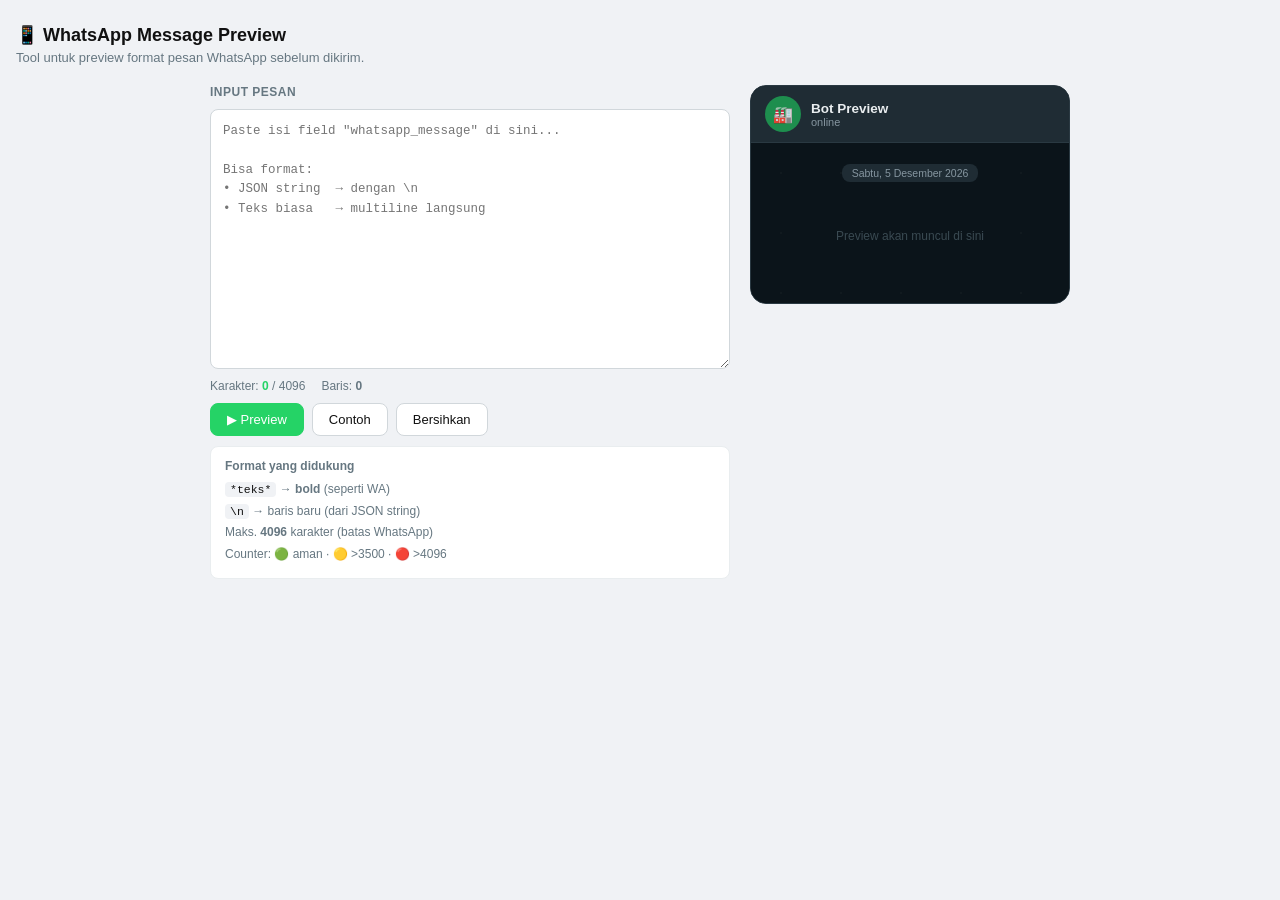
<file: wa_preview/wa_preview.html>
<!DOCTYPE html>
<html lang="id">

<head>
    <meta charset="UTF-8">
    <meta name="viewport" content="width=device-width, initial-scale=1.0">
    <title>WhatsApp Message Preview</title>
    <style>
        *,
        *::before,
        *::after {
            box-sizing: border-box;
            margin: 0;
            padding: 0;
        }

        body {
            font-family: 'Segoe UI', Arial, sans-serif;
            background: #f0f2f5;
            min-height: 100vh;
            padding: 24px 16px;
            color: #111;
        }

        h1 {
            font-size: 18px;
            font-weight: 600;
            color: #111;
            margin-bottom: 4px;
        }

        .subtitle {
            font-size: 13px;
            color: #667781;
            margin-bottom: 20px;
        }

        .layout {
            display: flex;
            gap: 20px;
            align-items: flex-start;
            flex-wrap: wrap;
            max-width: 860px;
            margin: 0 auto;
        }

        /* ── Left Panel ── */
        .panel-left {
            flex: 1;
            min-width: 280px;
            display: flex;
            flex-direction: column;
            gap: 10px;
        }

        .panel-left label {
            font-size: 12px;
            font-weight: 600;
            color: #667781;
            text-transform: uppercase;
            letter-spacing: 0.5px;
        }

        textarea {
            width: 100%;
            min-height: 260px;
            font-family: 'Courier New', monospace;
            font-size: 12.5px;
            padding: 12px;
            border: 1px solid #d1d7db;
            border-radius: 8px;
            background: #fff;
            color: #111;
            resize: vertical;
            line-height: 1.55;
            outline: none;
            transition: border-color 0.15s;
        }

        textarea:focus {
            border-color: #25d366;
        }

        .stats {
            font-size: 12px;
            color: #667781;
            display: flex;
            gap: 16px;
        }

        .stats .val {
            font-weight: 600;
        }

        .ok {
            color: #25d366;
        }

        .warn {
            color: #f09418;
        }

        .bad {
            color: #ea0038;
        }

        .btn-row {
            display: flex;
            gap: 8px;
            flex-wrap: wrap;
            align-items: center;
        }

        button {
            padding: 8px 16px;
            border-radius: 8px;
            border: 1px solid #d1d7db;
            background: #fff;
            color: #111;
            font-size: 13px;
            font-weight: 500;
            cursor: pointer;
            transition: background 0.12s, border-color 0.12s;
        }

        button:hover {
            background: #f0f2f5;
        }

        button.primary {
            background: #25d366;
            color: #fff;
            border-color: #25d366;
        }

        button.primary:hover {
            background: #1da851;
        }

        .copy-ok {
            font-size: 12px;
            color: #25d366;
            font-weight: 600;
            display: none;
        }

        .hint-box {
            background: #fff;
            border: 1px solid #e9edef;
            border-radius: 8px;
            padding: 12px 14px;
        }

        .hint-box .hint-title {
            font-size: 12px;
            font-weight: 600;
            color: #667781;
            margin-bottom: 6px;
        }

        .hint-box ul {
            list-style: none;
            font-size: 12px;
            color: #667781;
            line-height: 1.8;
        }

        .hint-box code {
            background: #f0f2f5;
            padding: 1px 5px;
            border-radius: 4px;
            font-family: 'Courier New', monospace;
            font-size: 11.5px;
            color: #111;
        }

        /* ── Phone ── */
        .panel-right {
            width: 320px;
            flex-shrink: 0;
        }

        .phone {
            background: #111b21;
            border-radius: 16px;
            overflow: hidden;
            border: 1px solid #2a3942;
        }

        .phone-header {
            background: #1f2c34;
            padding: 10px 14px;
            display: flex;
            align-items: center;
            gap: 10px;
            border-bottom: 1px solid #2a3942;
        }

        .avatar {
            width: 36px;
            height: 36px;
            border-radius: 50%;
            background: #1e8e4e;
            display: flex;
            align-items: center;
            justify-content: center;
            font-size: 16px;
            flex-shrink: 0;
        }

        .phone-title {
            font-size: 13.5px;
            font-weight: 600;
            color: #e9edef;
        }

        .phone-sub {
            font-size: 11px;
            color: #8696a0;
        }

        .phone-wallpaper {
            background-color: #0b141a;
            background-image: url("data:image/svg+xml,%3Csvg width='60' height='60' xmlns='http://www.w3.org/2000/svg'%3E%3Ccircle cx='30' cy='30' r='1' fill='%23ffffff08'/%3E%3C/svg%3E");
            padding: 12px 10px 16px;
            min-height: 160px;
        }

        .empty-state {
            text-align: center;
            padding: 2.5rem 0;
            font-size: 12px;
            color: #3a4a52;
        }

        .bubble {
            background: #202c33;
            border-radius: 0 8px 8px 8px;
            padding: 9px 11px;
            display: inline-block;
            max-width: 100%;
        }

        .bubble-text {
            font-size: 12.5px;
            color: #e9edef;
            line-height: 1.55;
            word-break: break-word;
            white-space: pre-wrap;
            font-family: 'Segoe UI', Arial, sans-serif;
        }

        .bubble-text strong {
            color: #e9edef;
        }

        .bubble-meta {
            text-align: right;
            margin-top: 4px;
            display: flex;
            align-items: center;
            justify-content: flex-end;
            gap: 4px;
        }

        .bubble-time {
            font-size: 11px;
            color: #8696a0;
        }

        .bubble-tick {
            color: #53bdeb;
            font-size: 12px;
        }

        .divider {
            text-align: center;
            margin: 8px 0;
        }

        .divider span {
            background: #1f2c34;
            color: #8696a0;
            font-size: 10.5px;
            padding: 3px 10px;
            border-radius: 8px;
        }
    </style>
</head>

<body>

    <h1>📱 WhatsApp Message Preview</h1>
    <p class="subtitle">Tool untuk preview format pesan WhatsApp sebelum dikirim.</p>

    <div class="layout">

        <!-- Left: Input Panel -->
        <div class="panel-left">
            <label>Input pesan</label>
            <textarea id="inp" placeholder='Paste isi field "whatsapp_message" di sini...

Bisa format:
• JSON string  → dengan \n
• Teks biasa   → multiline langsung'></textarea>

            <div class="stats">
                <span>Karakter: <span class="val ok" id="cnt">0</span> / 4096</span>
                <span>Baris: <span class="val" id="lines">0</span></span>
            </div>

            <div class="btn-row">
                <button class="primary" onclick="render()">▶ Preview</button>
                <button onclick="loadSample()">Contoh</button>
                <button onclick="clearAll()">Bersihkan</button>
                <span class="copy-ok" id="copystat">✓ Disalin!</span>
            </div>

            <div class="hint-box">
                <div class="hint-title">Format yang didukung</div>
                <ul>
                    <li><code>*teks*</code> → <strong>bold</strong> (seperti WA)</li>
                    <li><code>\n</code> → baris baru (dari JSON string)</li>
                    <li>Maks. <strong>4096</strong> karakter (batas WhatsApp)</li>
                    <li>Counter: 🟢 aman · 🟡 &gt;3500 · 🔴 &gt;4096</li>
                </ul>
            </div>
        </div>

        <!-- Right: Phone Preview -->
        <div class="panel-right">
            <div class="phone">
                <div class="phone-header">
                    <div class="avatar">🏭</div>
                    <div>
                        <div class="phone-title">Bot Preview</div>
                        <div class="phone-sub" id="online-status">online</div>
                    </div>
                </div>
                <div class="phone-wallpaper">
                    <div class="divider"><span id="date-badge">Hari ini</span></div>
                    <div id="body">
                        <div class="empty-state">Preview akan muncul di sini</div>
                    </div>
                </div>
            </div>
        </div>

    </div>

    <script>
        const SAMPLE = `*Halo, Selamat Datang!* 👋

Terima kasih telah menghubungi layanan pelanggan kami. Ini adalah contoh preview pesan WhatsApp untuk memastikan format teks Anda sudah benar sebelum dikirimkan.

Berikut adalah beberapa modul format yang bisa Anda uji:
• _Teks Miring (Italic)_ -> Gunakan garis bawah
• *Teks Tebal (Bold)* -> Gunakan tanda bintang
• ~Teks Dicoret (Strikethrough)~ -> Gunakan tanda gelombang
• \`\`\`Teks Monospace (Kode)\`\`\` -> Gunakan tiga backtick

*Detail Informasi:*
------------------------------
| Status | _Aktif_
| Kode   | \`\`\`WA-PREVIEW-2026\`\`\`
------------------------------

Jika ada hal lain yang perlu ditanyakan, silakan balas pesan ini ya. Semoga harimu menyenangkan! 😊`;
        const inp = document.getElementById('inp');
        const cntEl = document.getElementById('cnt');
        const linesEl = document.getElementById('lines');
        const bodyEl = document.getElementById('body');
        const dateBadge = document.getElementById('date-badge');

        // Set date badge
        const now = new Date();
        dateBadge.textContent = now.toLocaleDateString('id-ID', { weekday: 'long', day: 'numeric', month: 'long', year: 'numeric' });

        function getTime() {
            return now.getHours().toString().padStart(2, '0') + ':' + now.getMinutes().toString().padStart(2, '0');
        }

        function parseText(raw) {
            let t = raw.trim();
            // Try JSON string parse
            if ((t.startsWith('"') && t.endsWith('"')) || (t.startsWith("'") && t.endsWith("'"))) {
                try { t = JSON.parse(t.replace(/^'|'$/g, '"')); return t; } catch (e) { }
            }
            // Replace escaped newlines
            if (t.includes('\\n')) {
                t = t.replace(/\\n/g, '\n').replace(/\\t/g, '\t').replace(/\\\\/g, '\\');
            }
            return t;
        }

        function escHtml(s) {
            return s.replace(/&/g, '&amp;').replace(/</g, '&lt;').replace(/>/g, '&gt;');
        }

        function applyMarkdown(line) {
            // Bold: *text*
            return escHtml(line).replace(/\*([^*\n]+)\*/g, '<strong>$1</strong>');
        }

        function renderBubbleHtml(text) {
            const rendered = text.split('\n').map(line => {
                if (/^─+$/.test(line.trim())) {
                    return '<span style="color:#3a4a52;font-size:11px">' + escHtml(line) + '</span>';
                }
                return applyMarkdown(line);
            }).join('\n');

            return `<div class="bubble">
        <div class="bubble-text">${rendered}</div>
        <div class="bubble-meta">
          <span class="bubble-time">${getTime()}</span>
          <span class="bubble-tick">✓✓</span>
        </div>
      </div>`;
        }

        function updateStats(text) {
            const c = text.length;
            cntEl.textContent = c;
            cntEl.className = 'val ' + (c > 4096 ? 'bad' : c > 3500 ? 'warn' : 'ok');
            linesEl.textContent = text.split('\n').length;
        }

        inp.addEventListener('input', () => updateStats(parseText(inp.value)));

        function render() {
            const raw = inp.value.trim();
            if (!raw) {
                bodyEl.innerHTML = '<div class="empty-state">Input kosong — paste pesan dulu.</div>';
                return;
            }
            const text = parseText(raw);
            updateStats(text);
            bodyEl.innerHTML = renderBubbleHtml(text);
        }

        function clearAll() {
            inp.value = '';
            bodyEl.innerHTML = '<div class="empty-state">Preview akan muncul di sini</div>';
            cntEl.textContent = '0';
            cntEl.className = 'val ok';
            linesEl.textContent = '0';
        }

        function loadSample() {
            inp.value = SAMPLE;
            updateStats(SAMPLE);
            render();
        }

        // Enter shortcut: Ctrl+Enter to preview
        inp.addEventListener('keydown', e => {
            if (e.ctrlKey && e.key === 'Enter') render();
        });
    </script>
</body>

</html>
</file>
